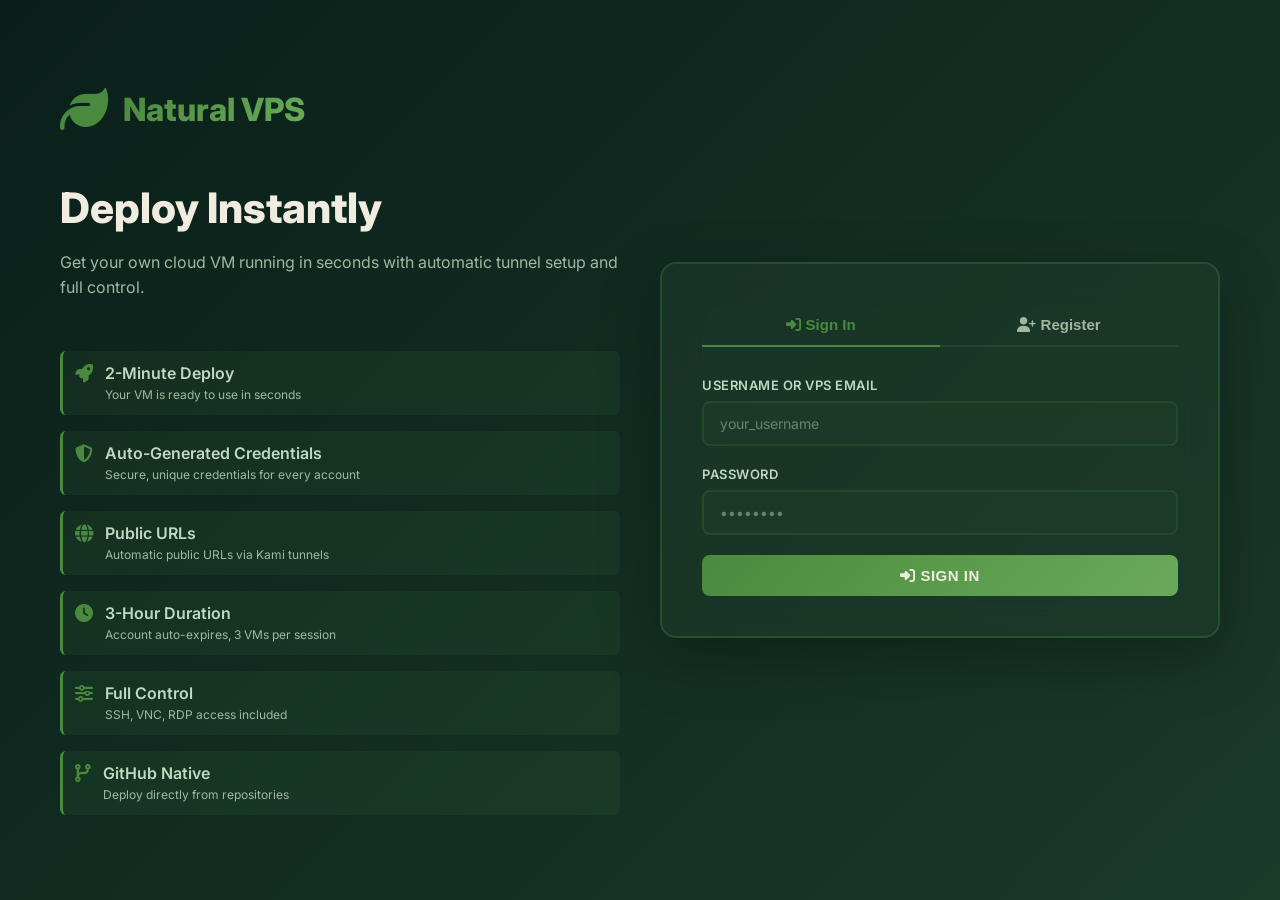
<file: natural-vps-main/app/templates/auth_v5.html>
<!DOCTYPE html>
<html lang="en">
<head>
    <meta charset="UTF-8">
    <meta name="viewport" content="width=device-width, initial-scale=1.0">
    <meta name="description" content="Natural VPS - Authentication">
    <title>Natural VPS - Authentication</title>
    
    <link rel="icon" href="data:image/svg+xml,<svg xmlns='http://www.w3.org/2000/svg' viewBox='0 0 100 100'><text y='75' font-size='75' fill='%234a8a3e'>LEAF</text></svg>">
    <link href="https://fonts.googleapis.com/css2?family=Inter:wght@300;400;500;600;700;800&display=swap" rel="stylesheet">
    <link rel="stylesheet" href="https://cdnjs.cloudflare.com/ajax/libs/font-awesome/6.4.0/css/all.min.css">
    
    <style>
        * {
            margin: 0;
            padding: 0;
            box-sizing: border-box;
        }

        body {
            background: linear-gradient(135deg, #0a1f1a 0%, #1a3a2a 100%);
            font-family: 'Inter', sans-serif;
            min-height: 100vh;
            display: flex;
            align-items: center;
            justify-content: center;
            color: #f0ece0;
            overflow: hidden;
        }

        .auth-container {
            display: grid;
            grid-template-columns: 1fr 1fr;
            gap: 40px;
            max-width: 1200px;
            width: 100%;
            padding: 40px 20px;
            animation: fadeIn 0.8s ease-out;
        }

        /* Left Side - Welcome */
        .welcome-section {
            display: flex;
            flex-direction: column;
            justify-content: center;
            gap: 30px;
            animation: slideInLeft 0.8s ease-out;
        }

        .logo {
            display: flex;
            align-items: center;
            gap: 15px;
            font-size: 32px;
            font-weight: 800;
            margin-bottom: 20px;
        }

        .logo i {
            font-size: 48px;
            color: #4a8a3e;
            animation: pulse 2s infinite;
        }

        .logo-text {
            background: linear-gradient(135deg, #4a8a3e, #6aaa5a);
            -webkit-background-clip: text;
            -webkit-text-fill-color: transparent;
            background-clip: text;
        }

        .welcome-text h1 {
            font-size: 42px;
            font-weight: 800;
            line-height: 1.2;
            margin-bottom: 16px;
            color: #f0ece0;
        }

        .welcome-text p {
            font-size: 16px;
            color: #a0b8a0;
            line-height: 1.6;
        }

        .features-list {
            display: grid;
            gap: 16px;
            margin-top: 20px;
        }

        .feature-item {
            display: flex;
            gap: 12px;
            align-items: flex-start;
            padding: 12px;
            background: rgba(74, 138, 62, 0.1);
            border-left: 3px solid #4a8a3e;
            border-radius: 6px;
            transition: all 0.3s ease;
            animation: slideInLeft 0.6s ease-out backwards;
        }

        .feature-item:nth-child(1) { animation-delay: 0.1s; }
        .feature-item:nth-child(2) { animation-delay: 0.2s; }
        .feature-item:nth-child(3) { animation-delay: 0.3s; }
        .feature-item:nth-child(4) { animation-delay: 0.4s; }
        .feature-item:nth-child(5) { animation-delay: 0.5s; }
        .feature-item:nth-child(6) { animation-delay: 0.6s; }

        .feature-item:hover {
            background: rgba(74, 138, 62, 0.2);
            transform: translateX(8px);
        }

        .feature-icon {
            color: #4a8a3e;
            font-size: 18px;
            flex-shrink: 0;
            margin-top: 2px;
        }

        .feature-text {
            flex: 1;
        }

        .feature-text strong {
            display: block;
            color: #c0d8c0;
            font-weight: 600;
        }

        .feature-text small {
            color: #a0b8a0;
            font-size: 12px;
        }

        /* Right Side - Auth Form */
        .auth-section {
            display: flex;
            flex-direction: column;
            justify-content: center;
            animation: slideInRight 0.8s ease-out;
        }

        .auth-card {
            background: rgba(30, 61, 42, 0.5);
            backdrop-filter: blur(20px);
            border: 2px solid rgba(74, 138, 62, 0.3);
            border-radius: 16px;
            padding: 40px;
            box-shadow: 0 20px 60px rgba(0, 0, 0, 0.3);
        }

        .tabs {
            display: flex;
            gap: 0;
            margin-bottom: 30px;
            border-bottom: 2px solid rgba(74, 138, 62, 0.2);
        }

        .tab-btn {
            flex: 1;
            padding: 12px;
            background: none;
            border: none;
            color: #a0b8a0;
            font-weight: 600;
            cursor: pointer;
            position: relative;
            font-size: 15px;
            transition: all 0.3s ease;
        }

        .tab-btn:hover {
            color: #4a8a3e;
        }

        .tab-btn.active {
            color: #4a8a3e;
        }

        .tab-btn::after {
            content: '';
            position: absolute;
            bottom: -2px;
            left: 0;
            width: 0;
            height: 2px;
            background: #4a8a3e;
            transition: width 0.3s ease;
        }

        .tab-btn.active::after {
            width: 100%;
        }

        .form-content {
            display: none;
        }

        .form-content.active {
            display: block;
            animation: fadeIn 0.4s ease-out;
        }

        .form-group {
            margin-bottom: 20px;
        }

        .form-label {
            display: block;
            color: #c0d8c0;
            font-weight: 600;
            margin-bottom: 8px;
            font-size: 13px;
            text-transform: uppercase;
            letter-spacing: 0.5px;
        }

        .form-input {
            width: 100%;
            padding: 12px 16px;
            background: rgba(30, 61, 42, 0.6);
            border: 2px solid rgba(74, 138, 62, 0.2);
            border-radius: 8px;
            color: #f0ece0;
            font-family: inherit;
            font-size: 14px;
            transition: all 0.3s ease;
        }

        .form-input:focus {
            outline: none;
            border-color: #4a8a3e;
            background: rgba(30, 61, 42, 0.8);
            box-shadow: 0 0 0 3px rgba(74, 138, 62, 0.1);
        }

        .form-input::placeholder {
            color: #708070;
        }

        .submit-btn {
            width: 100%;
            padding: 12px 24px;
            background: linear-gradient(135deg, #4a8a3e 0%, #6aaa5a 100%);
            color: #f0ece0;
            border: none;
            border-radius: 8px;
            font-weight: 600;
            font-size: 15px;
            cursor: pointer;
            transition: all 0.3s ease;
            text-transform: uppercase;
            letter-spacing: 0.5px;
        }

        .submit-btn:hover {
            transform: translateY(-2px);
            box-shadow: 0 10px 30px rgba(74, 138, 62, 0.3);
        }

        .submit-btn:active {
            transform: translateY(0);
        }

        .submit-btn:disabled {
            opacity: 0.6;
            cursor: not-allowed;
        }

        .credentials-preview {
            background: rgba(74, 138, 62, 0.1);
            border: 2px solid rgba(74, 138, 62, 0.3);
            border-radius: 8px;
            padding: 16px;
            margin-top: 20px;
            display: none;
            animation: slideInUp 0.4s ease-out;
        }

        .credentials-preview.show {
            display: block;
        }

        .cred-item {
            display: flex;
            justify-content: space-between;
            align-items: center;
            margin-bottom: 12px;
            padding-bottom: 12px;
            border-bottom: 1px solid rgba(74, 138, 62, 0.2);
        }

        .cred-item:last-child {
            border-bottom: none;
            margin-bottom: 0;
            padding-bottom: 0;
        }

        .cred-label {
            color: #a0b8a0;
            font-size: 12px;
            font-weight: 600;
            text-transform: uppercase;
        }

        .cred-value {
            display: flex;
            align-items: center;
            gap: 8px;
        }

        .cred-text {
            color: #4a8a3e;
            font-weight: 600;
            font-family: 'Monaco', monospace;
            font-size: 12px;
        }

        .copy-btn {
            background: rgba(74, 138, 62, 0.2);
            border: 1px solid rgba(74, 138, 62, 0.3);
            color: #4a8a3e;
            padding: 4px 8px;
            border-radius: 4px;
            cursor: pointer;
            font-size: 11px;
            transition: all 0.2s ease;
        }

        .copy-btn:hover {
            background: rgba(74, 138, 62, 0.3);
        }

        .message {
            padding: 12px 16px;
            border-radius: 8px;
            margin-bottom: 20px;
            display: none;
            animation: slideInDown 0.4s ease-out;
        }

        .message.error {
            background: rgba(200, 92, 92, 0.2);
            border: 2px solid rgba(200, 92, 92, 0.3);
            color: #e8756f;
            display: block;
        }

        .message.success {
            background: rgba(74, 138, 62, 0.2);
            border: 2px solid rgba(74, 138, 62, 0.3);
            color: #6aaa5a;
            display: block;
        }

        .loading-spinner {
            display: inline-block;
            width: 16px;
            height: 16px;
            border: 2px solid rgba(74, 138, 62, 0.2);
            border-top-color: #4a8a3e;
            border-radius: 50%;
            animation: spin 1s linear infinite;
            margin-right: 8px;
        }

        /* Animations */
        @keyframes fadeIn {
            from { opacity: 0; }
            to { opacity: 1; }
        }

        @keyframes slideInLeft {
            from {
                opacity: 0;
                transform: translateX(-40px);
            }
            to {
                opacity: 1;
                transform: translateX(0);
            }
        }

        @keyframes slideInRight {
            from {
                opacity: 0;
                transform: translateX(40px);
            }
            to {
                opacity: 1;
                transform: translateX(0);
            }
        }

        @keyframes slideInUp {
            from {
                opacity: 0;
                transform: translateY(20px);
            }
            to {
                opacity: 1;
                transform: translateY(0);
            }
        }

        @keyframes slideInDown {
            from {
                opacity: 0;
                transform: translateY(-20px);
            }
            to {
                opacity: 1;
                transform: translateY(0);
            }
        }

        @keyframes pulse {
            0%, 100% { transform: scale(1); }
            50% { transform: scale(1.1); }
        }

        @keyframes spin {
            to { transform: rotate(360deg); }
        }

        /* Responsive */
        @media (max-width: 1024px) {
            .auth-container {
                grid-template-columns: 1fr;
                gap: 30px;
            }

            .welcome-section {
                display: none;
            }

            .auth-card {
                max-width: 400px;
                margin: 0 auto;
            }
        }

        @media (max-width: 600px) {
            .auth-container {
                padding: 20px;
            }

            .auth-card {
                padding: 24px;
                border-radius: 12px;
            }

            .logo {
                font-size: 24px;
            }

            .logo i {
                font-size: 32px;
            }
        }
    </style>
</head>
<body>
    <div class="auth-container">
        <!-- Left Side -->
        <div class="welcome-section">
            <div class="logo">
                <i class="fas fa-leaf"></i>
                <span class="logo-text">Natural VPS</span>
            </div>
            <div class="welcome-text">
                <h1>Deploy Instantly</h1>
                <p>Get your own cloud VM running in seconds with automatic tunnel setup and full control.</p>
            </div>
            <div class="features-list">
                <div class="feature-item">
                    <i class="fas fa-rocket feature-icon"></i>
                    <div class="feature-text">
                        <strong>2-Minute Deploy</strong>
                        <small>Your VM is ready to use in seconds</small>
                    </div>
                </div>
                <div class="feature-item">
                    <i class="fas fa-shield-alt feature-icon"></i>
                    <div class="feature-text">
                        <strong>Auto-Generated Credentials</strong>
                        <small>Secure, unique credentials for every account</small>
                    </div>
                </div>
                <div class="feature-item">
                    <i class="fas fa-globe feature-icon"></i>
                    <div class="feature-text">
                        <strong>Public URLs</strong>
                        <small>Automatic public URLs via Kami tunnels</small>
                    </div>
                </div>
                <div class="feature-item">
                    <i class="fas fa-clock feature-icon"></i>
                    <div class="feature-text">
                        <strong>3-Hour Duration</strong>
                        <small>Account auto-expires, 3 VMs per session</small>
                    </div>
                </div>
                <div class="feature-item">
                    <i class="fas fa-sliders-h feature-icon"></i>
                    <div class="feature-text">
                        <strong>Full Control</strong>
                        <small>SSH, VNC, RDP access included</small>
                    </div>
                </div>
                <div class="feature-item">
                    <i class="fas fa-code-branch feature-icon"></i>
                    <div class="feature-text">
                        <strong>GitHub Native</strong>
                        <small>Deploy directly from repositories</small>
                    </div>
                </div>
            </div>
        </div>

        <!-- Right Side -->
        <div class="auth-section">
            <div class="auth-card">
                <div id="error-message" class="message"></div>
                <div id="success-message" class="message"></div>

                <div class="tabs">
                    <button class="tab-btn active" onclick="switchTab('login')">
                        <i class="fas fa-sign-in-alt"></i> Sign In
                    </button>
                    <button class="tab-btn" onclick="switchTab('register')">
                        <i class="fas fa-user-plus"></i> Register
                    </button>
                </div>

                <!-- Login Form -->
                <div id="login" class="form-content active">
                    <form onsubmit="handleLogin(event)">
                        <div class="form-group">
                            <label class="form-label">Username or VPS Email</label>
                            <input type="text" id="login-username" class="form-input" placeholder="your_username" required>
                        </div>
                        <div class="form-group">
                            <label class="form-label">Password</label>
                            <input type="password" id="login-password" class="form-input" placeholder="••••••••" required>
                        </div>
                        <button type="submit" class="submit-btn">
                            <i class="fas fa-sign-in-alt"></i> Sign In
                        </button>
                    </form>
                </div>

                <!-- Register Form -->
                <div id="register" class="form-content">
                    <form onsubmit="handleRegister(event)">
                        <div class="form-group">
                            <label class="form-label">Your Email</label>
                            <input type="email" id="register-email" class="form-input" placeholder="you@example.com" required>
                            <small style="color: #708070; font-size: 12px; margin-top: 4px; display: block;">
                                Use your personal email. We'll generate a @naturalvps email for you.
                            </small>
                        </div>
                        <button type="submit" class="submit-btn">
                            <i class="fas fa-user-plus"></i> Create Account
                        </button>
                    </form>

                    <!-- Credentials Preview -->
                    <div id="credentials-preview" class="credentials-preview">
                        <div style="margin-bottom: 12px; color: #4a8a3e; font-weight: 600; font-size: 13px;">
                            ✓ Your Credentials Generated
                        </div>
                        <div class="cred-item">
                            <span class="cred-label">Username</span>
                            <div class="cred-value">
                                <span class="cred-text" id="cred-username">-</span>
                                <button class="copy-btn" onclick="copyCredential('username')" type="button">Copy</button>
                            </div>
                        </div>
                        <div class="cred-item">
                            <span class="cred-label">VPS Email</span>
                            <div class="cred-value">
                                <span class="cred-text" id="cred-email">-</span>
                                <button class="copy-btn" onclick="copyCredential('email')" type="button">Copy</button>
                            </div>
                        </div>
                        <div class="cred-item">
                            <span class="cred-label">Password</span>
                            <div class="cred-value">
                                <span class="cred-text" id="cred-password">-</span>
                                <button class="copy-btn" onclick="copyCredential('password')" type="button">Copy</button>
                            </div>
                        </div>
                        <div style="margin-top: 16px; padding-top: 16px; border-top: 1px solid rgba(74, 138, 62, 0.2);">
                            <button type="button" class="submit-btn" onclick="redirectToDashboard()">
                                Go to Dashboard <i class="fas fa-arrow-right"></i>
                            </button>
                        </div>
                    </div>
                </div>
            </div>
        </div>
    </div>

    <script>
        const API_BASE = '/api';
        let currentCredentials = null;

        function switchTab(tab) {
            // Hide all content
            document.querySelectorAll('.form-content').forEach(el => {
                el.classList.remove('active');
            });
            
            // Deactivate all buttons
            document.querySelectorAll('.tab-btn').forEach(el => {
                el.classList.remove('active');
            });
            
            // Show selected
            document.getElementById(tab).classList.add('active');
            event.target.classList.add('active');
            
            // Clear messages
            clearMessages();
        }

        function showError(message) {
            const el = document.getElementById('error-message');
            el.textContent = message;
            el.classList.add('error');
            el.classList.remove('success');
            setTimeout(() => el.classList.remove('error'), 5000);
        }

        function showSuccess(message) {
            const el = document.getElementById('success-message');
            el.textContent = message;
            el.classList.add('success');
            el.classList.remove('error');
        }

        function clearMessages() {
            document.querySelectorAll('.message').forEach(el => {
                el.classList.remove('error', 'success');
            });
        }

        async function handleLogin(event) {
            event.preventDefault();
            const btn = event.target.querySelector('button');
            btn.disabled = true;
            btn.innerHTML = '<span class="loading-spinner"></span>Signing in...';

            try {
                const response = await fetch(`${API_BASE}/auth/login`, {
                    method: 'POST',
                    headers: { 'Content-Type': 'application/json' },
                    body: JSON.stringify({
                        username: document.getElementById('login-username').value,
                        password: document.getElementById('login-password').value
                    })
                });

                const data = await response.json();

                if (data.success) {
                    localStorage.setItem('token', data.token);
                    showSuccess('✓ Login successful! Redirecting...');
                    setTimeout(() => window.location.href = '/dashboard', 1500);
                } else {
                    showError(data.error || 'Login failed');
                }
            } catch (error) {
                showError('Connection error: ' + error.message);
            } finally {
                btn.disabled = false;
                btn.innerHTML = '<i class="fas fa-sign-in-alt"></i> Sign In';
            }
        }

        async function handleRegister(event) {
            event.preventDefault();
            const btn = event.target.querySelector('button');
            btn.disabled = true;
            btn.innerHTML = '<span class="loading-spinner"></span>Creating account...';

            try {
                const response = await fetch(`${API_BASE}/auth/register`, {
                    method: 'POST',
                    headers: { 'Content-Type': 'application/json' },
                    body: JSON.stringify({
                        real_email: document.getElementById('register-email').value
                    })
                });

                const data = await response.json();

                if (data.success) {
                    currentCredentials = data.user;
                    
                    // Display credentials
                    document.getElementById('cred-username').textContent = data.user.web_username;
                    document.getElementById('cred-email').textContent = data.user.vps_email;
                    document.getElementById('cred-password').textContent = data.user.password;
                    document.getElementById('credentials-preview').classList.add('show');
                    
                    // Store token
                    localStorage.setItem('token', data.token);
                    
                    showSuccess('✓ Account created! Your credentials are ready below.');
                    event.target.reset();
                } else {
                    showError(data.error || 'Registration failed');
                }
            } catch (error) {
                showError('Connection error: ' + error.message);
            } finally {
                btn.disabled = false;
                btn.innerHTML = '<i class="fas fa-user-plus"></i> Create Account';
            }
        }

        function copyCredential(type) {
            const mapping = {
                'username': 'web_username',
                'email': 'vps_email',
                'password': 'password'
            };
            
            if (currentCredentials && currentCredentials[mapping[type]]) {
                navigator.clipboard.writeText(currentCredentials[mapping[type]]);
                
                const btn = event.target;
                const original = btn.textContent;
                btn.textContent = '✓ Copied!';
                setTimeout(() => btn.textContent = original, 1500);
            }
        }

        function redirectToDashboard() {
            window.location.href = '/dashboard';
        }
    </script>
</body>
</html>
</file>
